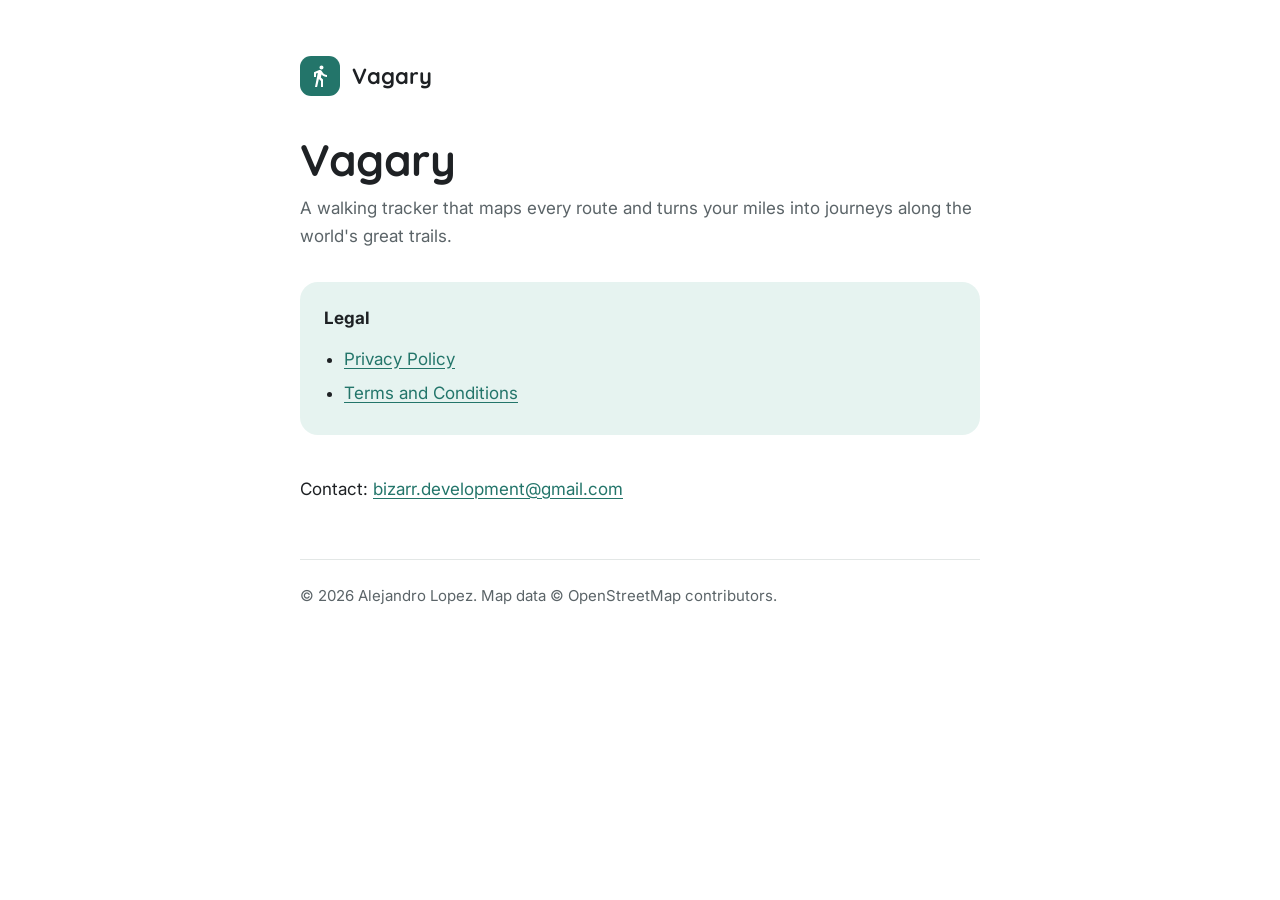
<file: index.html>
<!doctype html>
<html lang="en">
<head>
<meta charset="utf-8">
<meta name="viewport" content="width=device-width, initial-scale=1">
<title>Vagary</title>
<meta name="description" content="Vagary, a walking tracker for Android.">
<link rel="preconnect" href="https://fonts.googleapis.com">
<link rel="preconnect" href="https://fonts.gstatic.com" crossorigin>
<link href="https://fonts.googleapis.com/css2?family=Inter:wght@400;500;600;700&family=Quicksand:wght@600;700&display=swap" rel="stylesheet">
<link rel="stylesheet" href="style.css">
</head>
<body>
<main>
  <a class="brand" href="./" style="color:inherit;text-decoration:none">
    <span class="mark"><svg viewBox="0 0 24 24" aria-hidden="true"><path fill="#fff" d="M13.5 5.5c1.1 0 2-.9 2-2s-.9-2-2-2-2 .9-2 2 .9 2 2 2zM9.8 8.9L7 23h2.1l1.8-8 2.1 2v6h2v-7.5l-2.1-2 .6-3C14.8 12 16.8 13 19 13v-2c-1.9 0-3.5-1-4.3-2.4l-1-1.6c-.4-.6-1-1-1.7-1-.3 0-.5.1-.8.1L6 8.3V13h2V9.6l1.8-.7"/></svg></span>
    Vagary
  </a>

  <h1>Vagary</h1>
  <p class="date">A walking tracker that maps every route and turns your miles into journeys along the world's great trails.</p>
  <div class="summary">
    <p><strong>Legal</strong></p>
    <ul>
      <li><a href="privacy/">Privacy Policy</a></li>
      <li><a href="terms/">Terms and Conditions</a></li>
    </ul>
  </div>
  <p>Contact: <a href="mailto:bizarr.development@gmail.com">bizarr.development@gmail.com</a></p>

  <footer>© 2026 Alejandro Lopez. Map data © OpenStreetMap contributors.</footer>
</main>
</body>
</html>
</file>
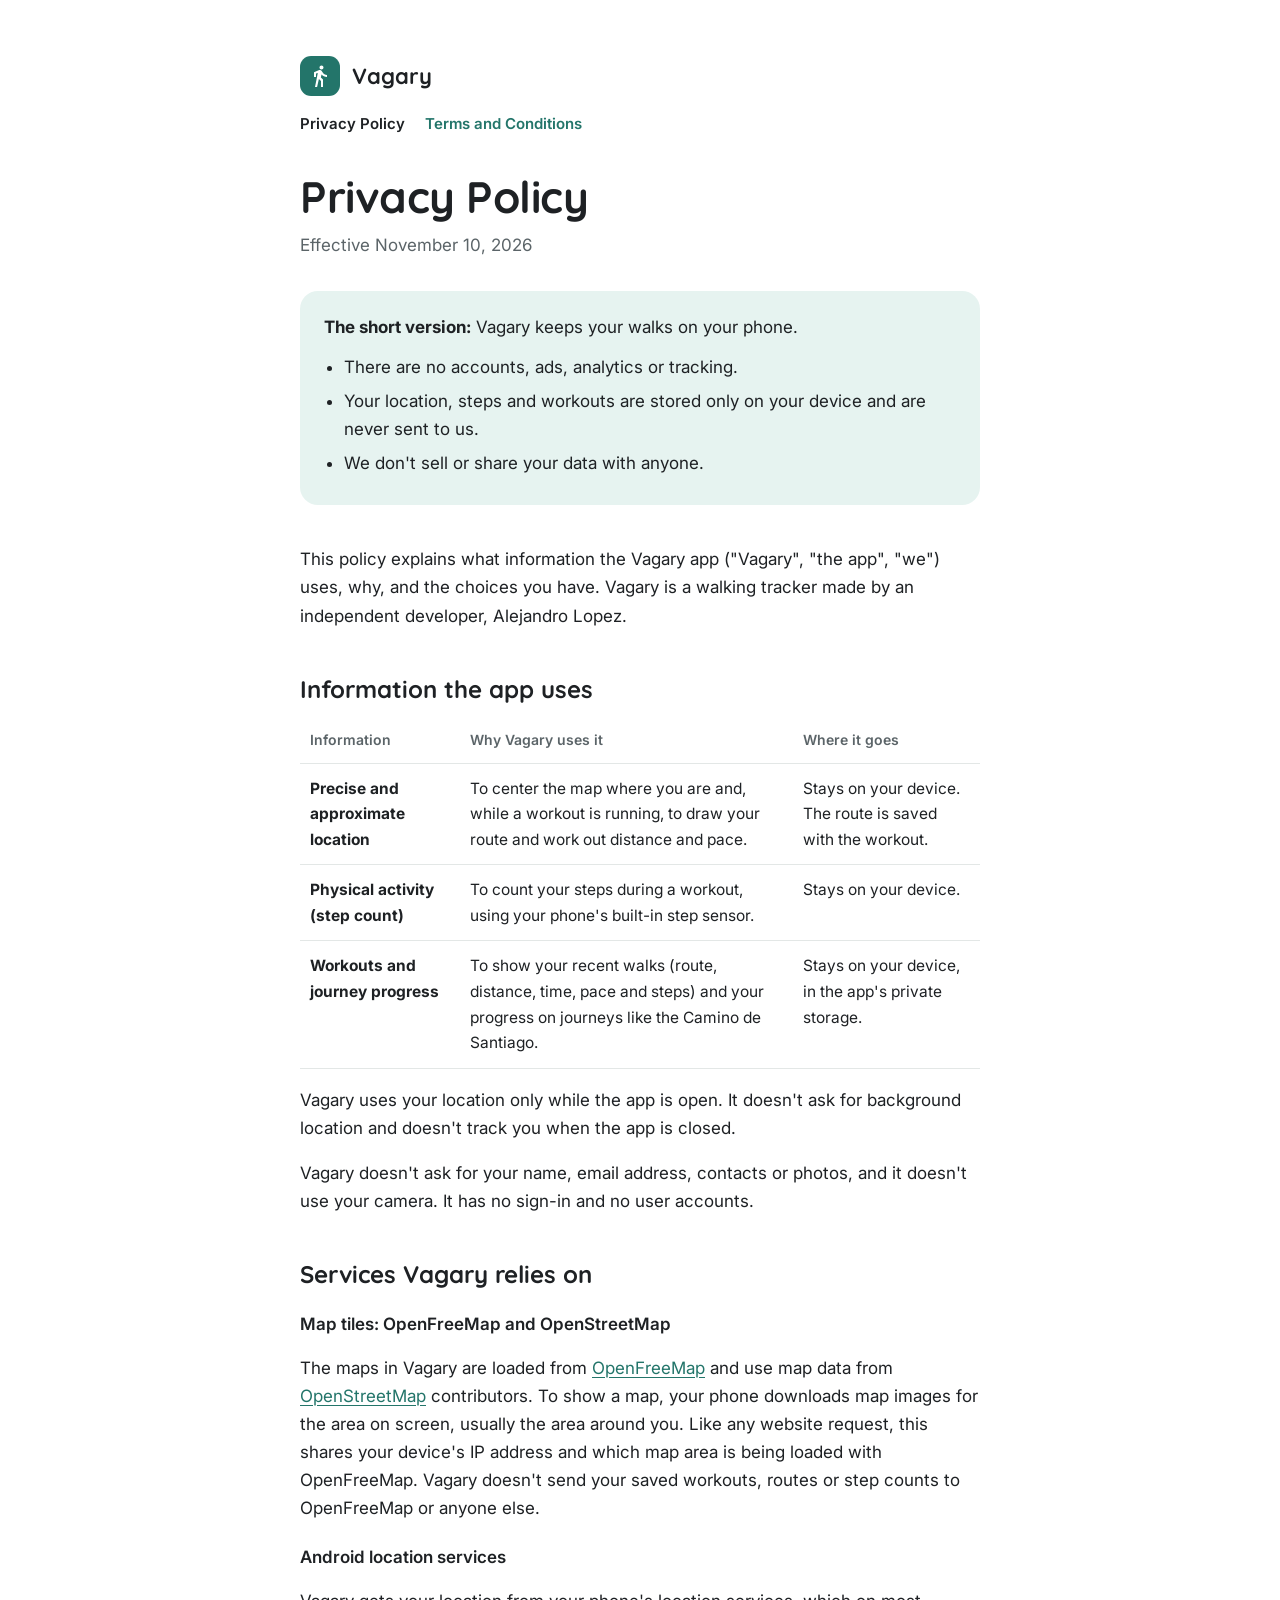
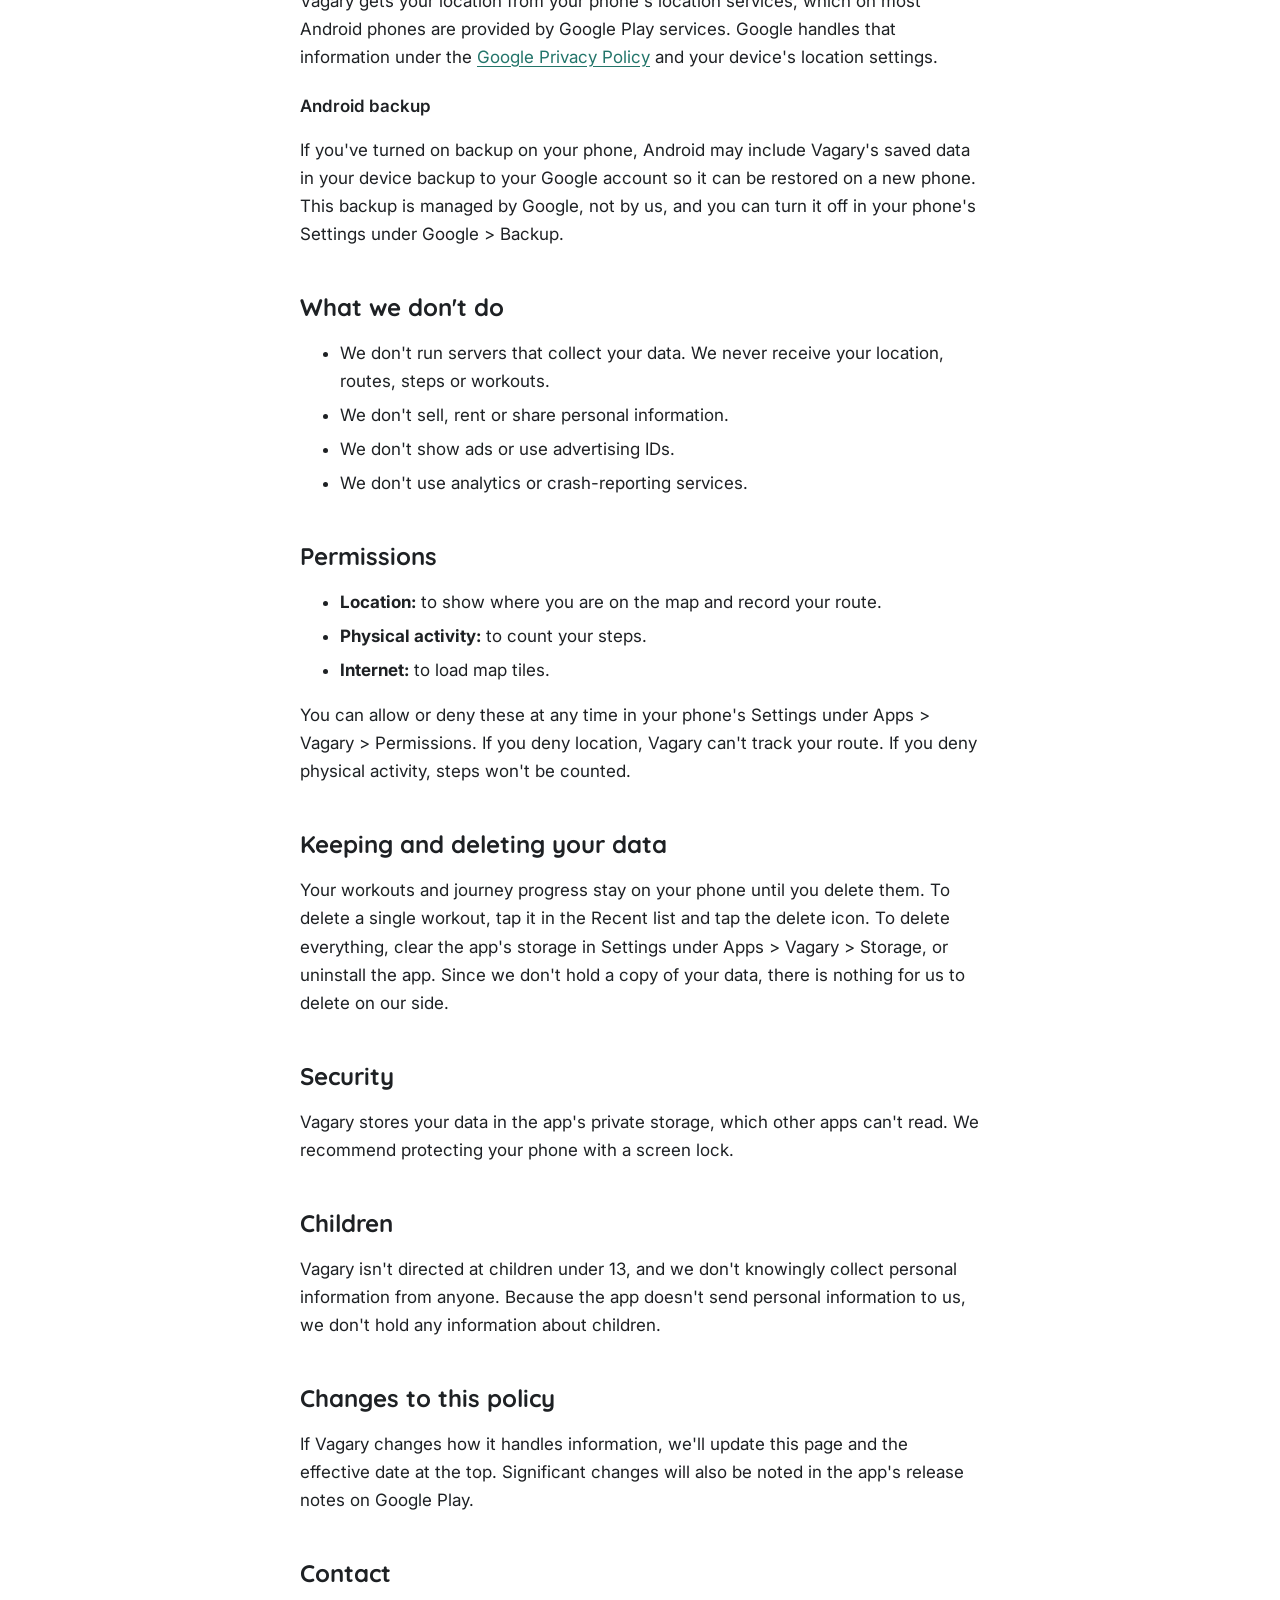
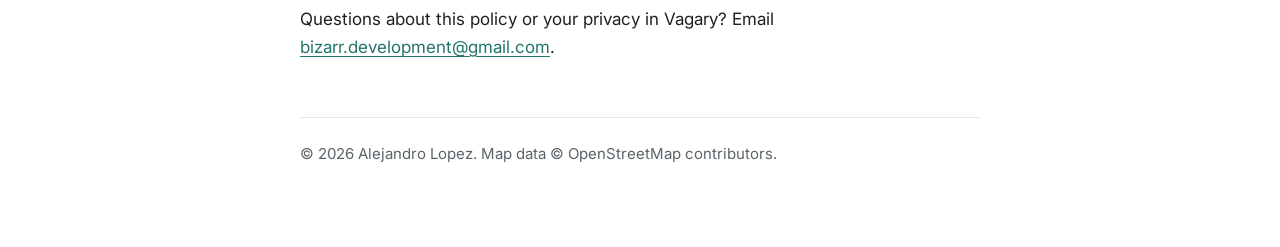
<file: privacy/index.html>
<!doctype html>
<html lang="en">
<head>
<meta charset="utf-8">
<meta name="viewport" content="width=device-width, initial-scale=1">
<title>Vagary Privacy Policy</title>
<meta name="description" content="How the Vagary walking app handles your location, steps and workouts.">
<link rel="preconnect" href="https://fonts.googleapis.com">
<link rel="preconnect" href="https://fonts.gstatic.com" crossorigin>
<link href="https://fonts.googleapis.com/css2?family=Inter:wght@400;500;600;700&family=Quicksand:wght@600;700&display=swap" rel="stylesheet">
<link rel="stylesheet" href="../style.css">
</head>
<body>
<main>
  <a class="brand" href="../" style="color:inherit;text-decoration:none">
    <span class="mark"><svg viewBox="0 0 24 24" aria-hidden="true"><path fill="#fff" d="M13.5 5.5c1.1 0 2-.9 2-2s-.9-2-2-2-2 .9-2 2 .9 2 2 2zM9.8 8.9L7 23h2.1l1.8-8 2.1 2v6h2v-7.5l-2.1-2 .6-3C14.8 12 16.8 13 19 13v-2c-1.9 0-3.5-1-4.3-2.4l-1-1.6c-.4-.6-1-1-1.7-1-.3 0-.5.1-.8.1L6 8.3V13h2V9.6l1.8-.7"/></svg></span>
    Vagary
  </a>

  <nav class="nav"><a href="../privacy/" aria-current="page">Privacy Policy</a><a href="../terms/">Terms and Conditions</a></nav>
  <h1>Privacy Policy</h1>
  <p class="date">Effective November 10, 2026</p>

  <div class="summary">
    <p><strong>The short version:</strong> Vagary keeps your walks on your phone.</p>
    <ul>
      <li>There are no accounts, ads, analytics or tracking.</li>
      <li>Your location, steps and workouts are stored only on your device and are never sent to us.</li>
      <li>We don't sell or share your data with anyone.</li>
    </ul>
  </div>

  <p>This policy explains what information the Vagary app ("Vagary", "the app", "we") uses, why, and the choices you have. Vagary is a walking tracker made by an independent developer, Alejandro Lopez.</p>

  <h2>Information the app uses</h2>
  <table>
    <thead><tr><th>Information</th><th>Why Vagary uses it</th><th>Where it goes</th></tr></thead>
    <tbody>
      <tr>
        <td><strong>Precise and approximate location</strong></td>
        <td>To center the map where you are and, while a workout is running, to draw your route and work out distance and pace.</td>
        <td>Stays on your device. The route is saved with the workout.</td>
      </tr>
      <tr>
        <td><strong>Physical activity (step count)</strong></td>
        <td>To count your steps during a workout, using your phone's built-in step sensor.</td>
        <td>Stays on your device.</td>
      </tr>
      <tr>
        <td><strong>Workouts and journey progress</strong></td>
        <td>To show your recent walks (route, distance, time, pace and steps) and your progress on journeys like the Camino de Santiago.</td>
        <td>Stays on your device, in the app's private storage.</td>
      </tr>
    </tbody>
  </table>
  <p>Vagary uses your location only while the app is open. It doesn't ask for background location and doesn't track you when the app is closed.</p>
  <p>Vagary doesn't ask for your name, email address, contacts or photos, and it doesn't use your camera. It has no sign-in and no user accounts.</p>

  <h2>Services Vagary relies on</h2>
  <h3>Map tiles: OpenFreeMap and OpenStreetMap</h3>
  <p>The maps in Vagary are loaded from <a href="https://openfreemap.org">OpenFreeMap</a> and use map data from <a href="https://www.openstreetmap.org/copyright">OpenStreetMap</a> contributors. To show a map, your phone downloads map images for the area on screen, usually the area around you. Like any website request, this shares your device's IP address and which map area is being loaded with OpenFreeMap. Vagary doesn't send your saved workouts, routes or step counts to OpenFreeMap or anyone else.</p>
  <h3>Android location services</h3>
  <p>Vagary gets your location from your phone's location services, which on most Android phones are provided by Google Play services. Google handles that information under the <a href="https://policies.google.com/privacy">Google Privacy Policy</a> and your device's location settings.</p>
  <h3>Android backup</h3>
  <p>If you've turned on backup on your phone, Android may include Vagary's saved data in your device backup to your Google account so it can be restored on a new phone. This backup is managed by Google, not by us, and you can turn it off in your phone's Settings under Google &gt; Backup.</p>

  <h2>What we don't do</h2>
  <ul>
    <li>We don't run servers that collect your data. We never receive your location, routes, steps or workouts.</li>
    <li>We don't sell, rent or share personal information.</li>
    <li>We don't show ads or use advertising IDs.</li>
    <li>We don't use analytics or crash-reporting services.</li>
  </ul>

  <h2>Permissions</h2>
  <ul>
    <li><strong>Location:</strong> to show where you are on the map and record your route.</li>
    <li><strong>Physical activity:</strong> to count your steps.</li>
    <li><strong>Internet:</strong> to load map tiles.</li>
  </ul>
  <p>You can allow or deny these at any time in your phone's Settings under Apps &gt; Vagary &gt; Permissions. If you deny location, Vagary can't track your route. If you deny physical activity, steps won't be counted.</p>

  <h2>Keeping and deleting your data</h2>
  <p>Your workouts and journey progress stay on your phone until you delete them. To delete a single workout, tap it in the Recent list and tap the delete icon. To delete everything, clear the app's storage in Settings under Apps &gt; Vagary &gt; Storage, or uninstall the app. Since we don't hold a copy of your data, there is nothing for us to delete on our side.</p>

  <h2>Security</h2>
  <p>Vagary stores your data in the app's private storage, which other apps can't read. We recommend protecting your phone with a screen lock.</p>

  <h2>Children</h2>
  <p>Vagary isn't directed at children under 13, and we don't knowingly collect personal information from anyone. Because the app doesn't send personal information to us, we don't hold any information about children.</p>

  <h2>Changes to this policy</h2>
  <p>If Vagary changes how it handles information, we'll update this page and the effective date at the top. Significant changes will also be noted in the app's release notes on Google Play.</p>

  <h2>Contact</h2>
  <p>Questions about this policy or your privacy in Vagary? Email <a href="mailto:bizarr.development@gmail.com">bizarr.development@gmail.com</a>.</p>

  <footer>© 2026 Alejandro Lopez. Map data © OpenStreetMap contributors.</footer>
</main>
</body>
</html>
</file>
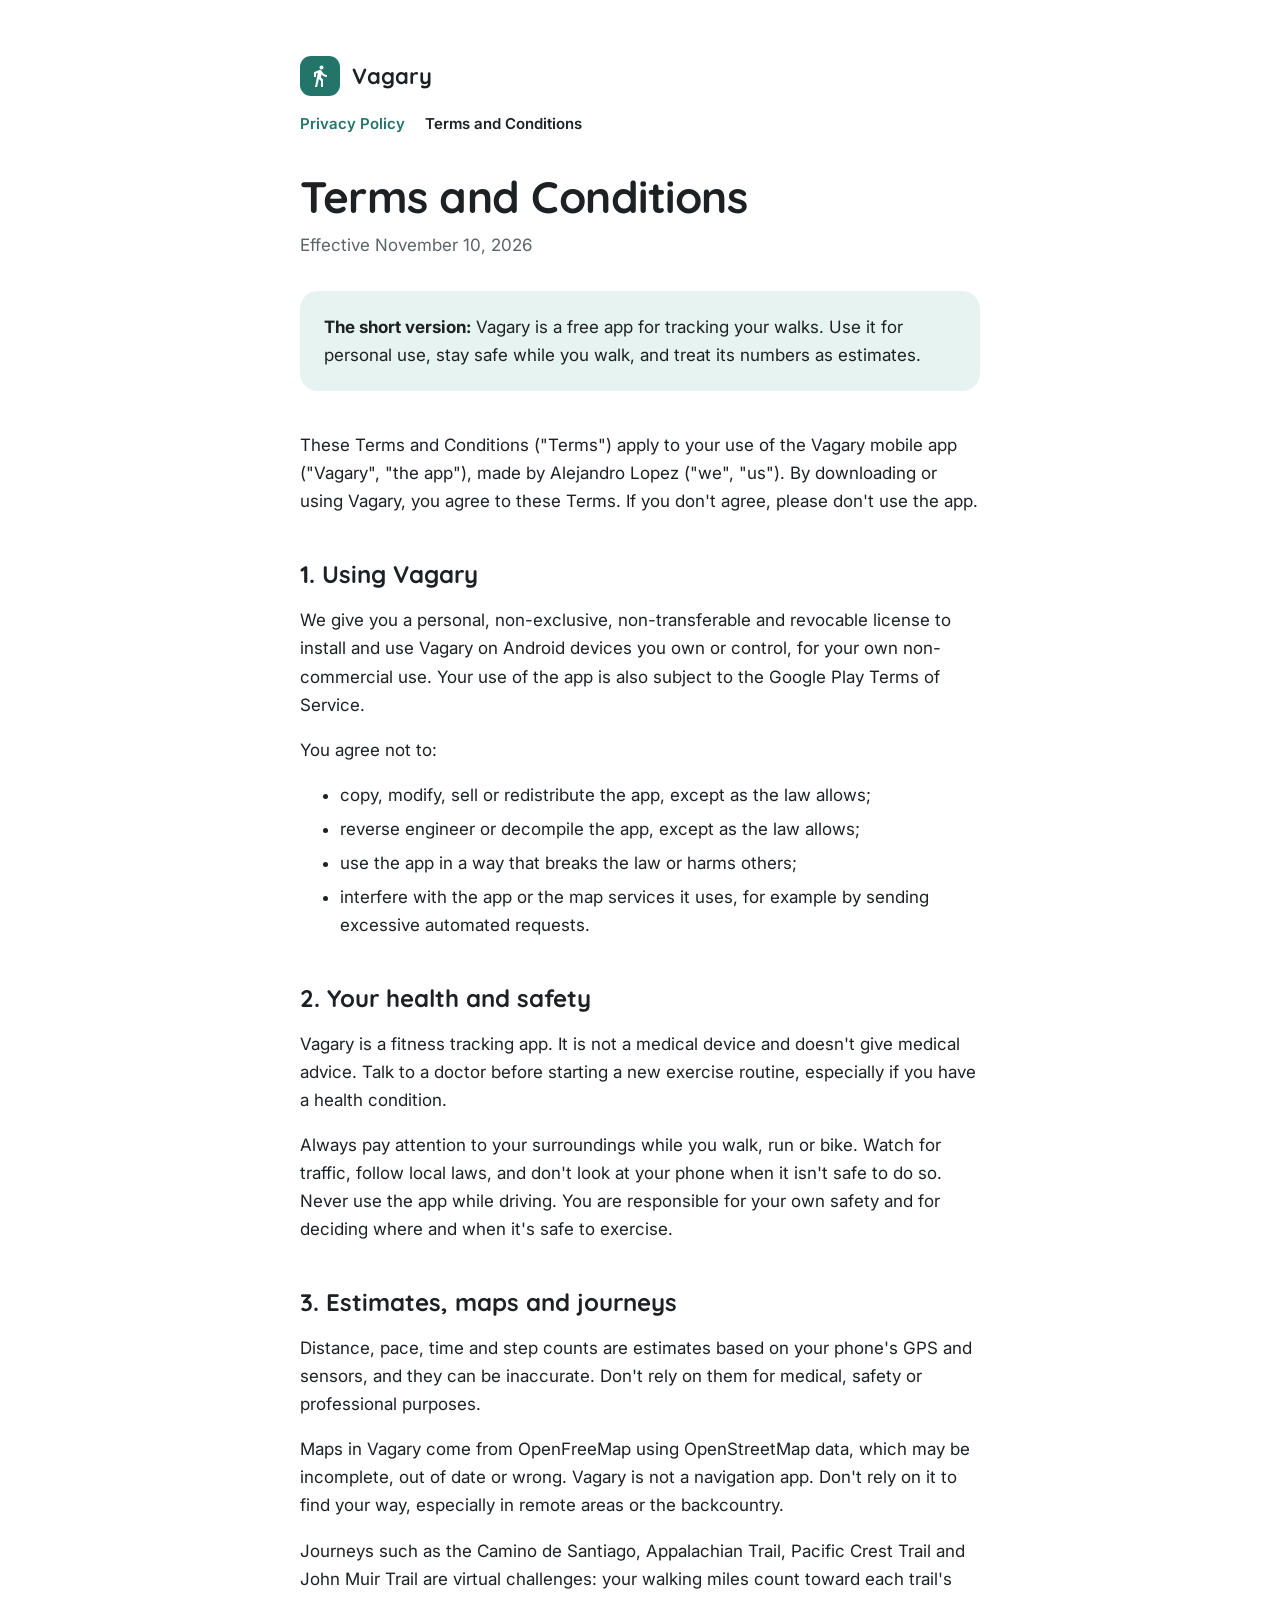
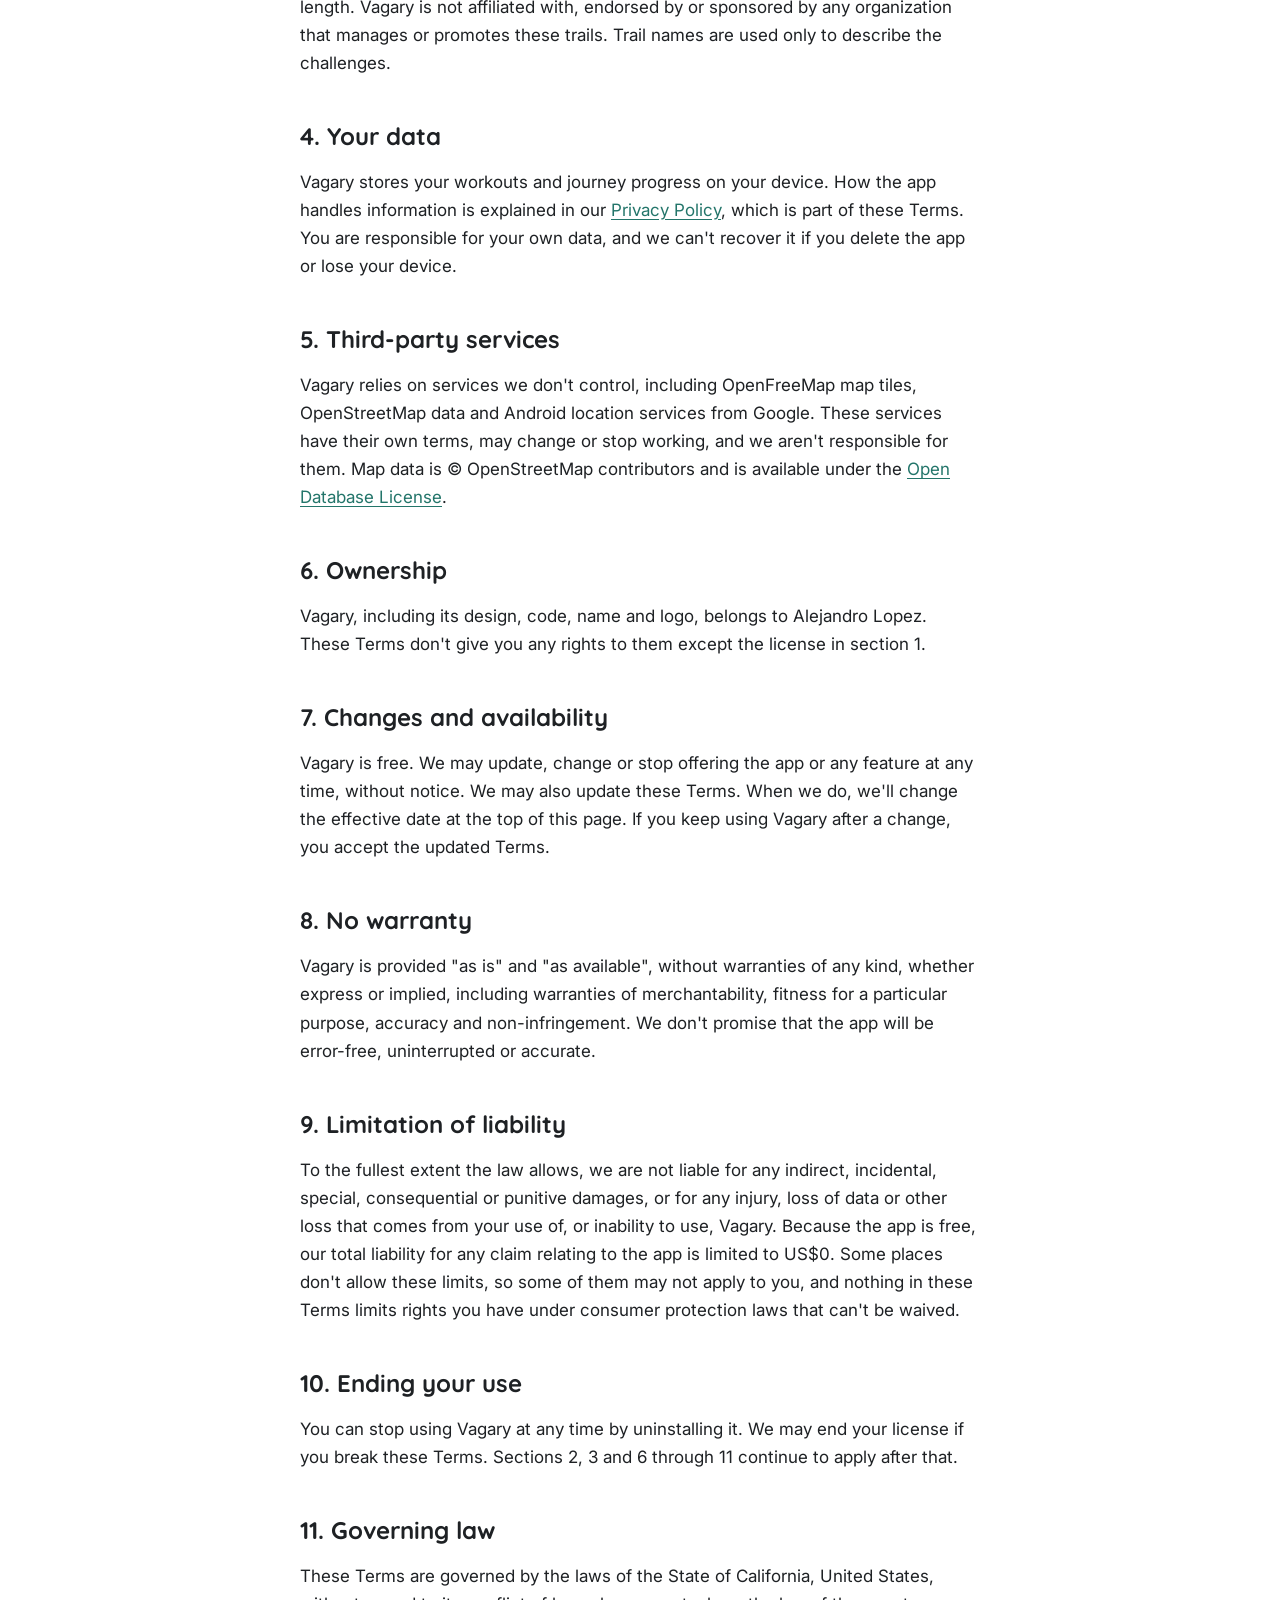
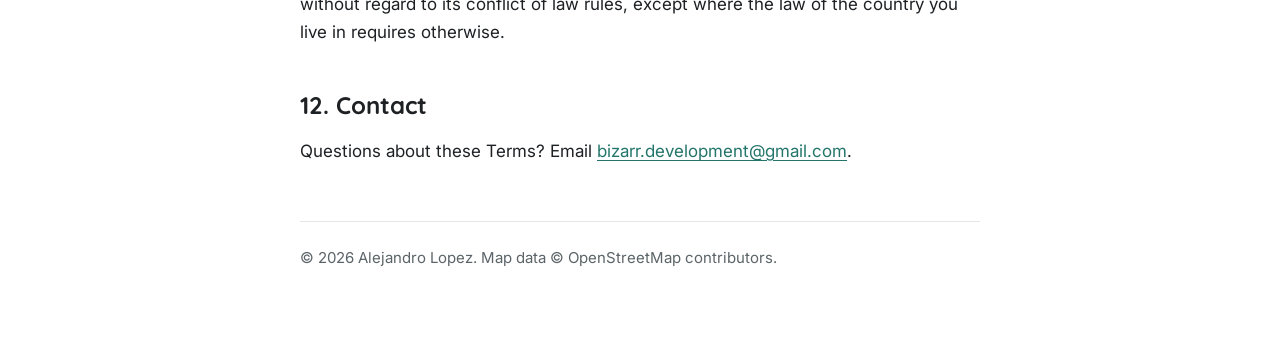
<file: terms/index.html>
<!doctype html>
<html lang="en">
<head>
<meta charset="utf-8">
<meta name="viewport" content="width=device-width, initial-scale=1">
<title>Vagary Terms and Conditions</title>
<meta name="description" content="The terms for using the Vagary walking app.">
<link rel="preconnect" href="https://fonts.googleapis.com">
<link rel="preconnect" href="https://fonts.gstatic.com" crossorigin>
<link href="https://fonts.googleapis.com/css2?family=Inter:wght@400;500;600;700&family=Quicksand:wght@600;700&display=swap" rel="stylesheet">
<link rel="stylesheet" href="../style.css">
</head>
<body>
<main>
  <a class="brand" href="../" style="color:inherit;text-decoration:none">
    <span class="mark"><svg viewBox="0 0 24 24" aria-hidden="true"><path fill="#fff" d="M13.5 5.5c1.1 0 2-.9 2-2s-.9-2-2-2-2 .9-2 2 .9 2 2 2zM9.8 8.9L7 23h2.1l1.8-8 2.1 2v6h2v-7.5l-2.1-2 .6-3C14.8 12 16.8 13 19 13v-2c-1.9 0-3.5-1-4.3-2.4l-1-1.6c-.4-.6-1-1-1.7-1-.3 0-.5.1-.8.1L6 8.3V13h2V9.6l1.8-.7"/></svg></span>
    Vagary
  </a>

  <nav class="nav"><a href="../privacy/">Privacy Policy</a><a href="../terms/" aria-current="page">Terms and Conditions</a></nav>
  <h1>Terms and Conditions</h1>
  <p class="date">Effective November 10, 2026</p>

  <div class="summary">
    <p><strong>The short version:</strong> Vagary is a free app for tracking your walks. Use it for personal use, stay safe while you walk, and treat its numbers as estimates.</p>
  </div>

  <p>These Terms and Conditions ("Terms") apply to your use of the Vagary mobile app ("Vagary", "the app"), made by Alejandro Lopez ("we", "us"). By downloading or using Vagary, you agree to these Terms. If you don't agree, please don't use the app.</p>

  <h2>1. Using Vagary</h2>
  <p>We give you a personal, non-exclusive, non-transferable and revocable license to install and use Vagary on Android devices you own or control, for your own non-commercial use. Your use of the app is also subject to the Google Play Terms of Service.</p>
  <p>You agree not to:</p>
  <ul>
    <li>copy, modify, sell or redistribute the app, except as the law allows;</li>
    <li>reverse engineer or decompile the app, except as the law allows;</li>
    <li>use the app in a way that breaks the law or harms others;</li>
    <li>interfere with the app or the map services it uses, for example by sending excessive automated requests.</li>
  </ul>

  <h2>2. Your health and safety</h2>
  <p>Vagary is a fitness tracking app. It is not a medical device and doesn't give medical advice. Talk to a doctor before starting a new exercise routine, especially if you have a health condition.</p>
  <p>Always pay attention to your surroundings while you walk, run or bike. Watch for traffic, follow local laws, and don't look at your phone when it isn't safe to do so. Never use the app while driving. You are responsible for your own safety and for deciding where and when it's safe to exercise.</p>

  <h2>3. Estimates, maps and journeys</h2>
  <p>Distance, pace, time and step counts are estimates based on your phone's GPS and sensors, and they can be inaccurate. Don't rely on them for medical, safety or professional purposes.</p>
  <p>Maps in Vagary come from OpenFreeMap using OpenStreetMap data, which may be incomplete, out of date or wrong. Vagary is not a navigation app. Don't rely on it to find your way, especially in remote areas or the backcountry.</p>
  <p>Journeys such as the Camino de Santiago, Appalachian Trail, Pacific Crest Trail and John Muir Trail are virtual challenges: your walking miles count toward each trail's length. Vagary is not affiliated with, endorsed by or sponsored by any organization that manages or promotes these trails. Trail names are used only to describe the challenges.</p>

  <h2>4. Your data</h2>
  <p>Vagary stores your workouts and journey progress on your device. How the app handles information is explained in our <a href="../privacy/">Privacy Policy</a>, which is part of these Terms. You are responsible for your own data, and we can't recover it if you delete the app or lose your device.</p>

  <h2>5. Third-party services</h2>
  <p>Vagary relies on services we don't control, including OpenFreeMap map tiles, OpenStreetMap data and Android location services from Google. These services have their own terms, may change or stop working, and we aren't responsible for them. Map data is © OpenStreetMap contributors and is available under the <a href="https://www.openstreetmap.org/copyright">Open Database License</a>.</p>

  <h2>6. Ownership</h2>
  <p>Vagary, including its design, code, name and logo, belongs to Alejandro Lopez. These Terms don't give you any rights to them except the license in section 1.</p>

  <h2>7. Changes and availability</h2>
  <p>Vagary is free. We may update, change or stop offering the app or any feature at any time, without notice. We may also update these Terms. When we do, we'll change the effective date at the top of this page. If you keep using Vagary after a change, you accept the updated Terms.</p>

  <h2>8. No warranty</h2>
  <p>Vagary is provided "as is" and "as available", without warranties of any kind, whether express or implied, including warranties of merchantability, fitness for a particular purpose, accuracy and non-infringement. We don't promise that the app will be error-free, uninterrupted or accurate.</p>

  <h2>9. Limitation of liability</h2>
  <p>To the fullest extent the law allows, we are not liable for any indirect, incidental, special, consequential or punitive damages, or for any injury, loss of data or other loss that comes from your use of, or inability to use, Vagary. Because the app is free, our total liability for any claim relating to the app is limited to US$0. Some places don't allow these limits, so some of them may not apply to you, and nothing in these Terms limits rights you have under consumer protection laws that can't be waived.</p>

  <h2>10. Ending your use</h2>
  <p>You can stop using Vagary at any time by uninstalling it. We may end your license if you break these Terms. Sections 2, 3 and 6 through 11 continue to apply after that.</p>

  <h2>11. Governing law</h2>
  <p>These Terms are governed by the laws of the State of California, United States, without regard to its conflict of law rules, except where the law of the country you live in requires otherwise.</p>

  <h2>12. Contact</h2>
  <p>Questions about these Terms? Email <a href="mailto:bizarr.development@gmail.com">bizarr.development@gmail.com</a>.</p>

  <footer>© 2026 Alejandro Lopez. Map data © OpenStreetMap contributors.</footer>
</main>
</body>
</html>
</file>
<file: style.css>
:root {
    --bg: #FFFFFF; --surface: #F4F6F5; --text: #1E2124; --muted: #5B6468; --line: #E3E7E6;
    --accent: #23756A; --accent-soft: #E6F3F0;
  }
  @media (prefers-color-scheme: dark) {
    :root { --bg: #1E2124; --surface: #24282B; --text: #F2F4F3; --muted: #B3BBBA; --line: #2E3337;
      --accent: #5CC4B0; --accent-soft: #1F4A44; }
  }
  * { box-sizing: border-box; }
  body { margin: 0; background: var(--bg); color: var(--text); font: 17px/1.65 Inter, system-ui, sans-serif; -webkit-font-smoothing: antialiased; }
  main { max-width: 720px; margin: 0 auto; padding: 56px 20px 80px; }
  .brand { display: flex; align-items: center; gap: 12px; font: 700 22px Quicksand, sans-serif; margin-bottom: 40px; }
  .brand span.mark { width: 40px; height: 40px; border-radius: 11px; background: var(--accent); display: grid; place-items: center; }
  .brand svg { width: 24px; height: 24px; }
  h1 { font: 700 44px/1.1 Quicksand, sans-serif; letter-spacing: -.5px; margin: 0 0 10px; }
  .date { color: var(--muted); margin: 0 0 32px; }
  .summary { background: var(--accent-soft); border-radius: 18px; padding: 22px 24px; margin-bottom: 40px; }
  .summary p { margin: 0; }
  .summary ul { margin: 12px 0 0; padding-left: 20px; }
  h2 { font: 700 24px/1.25 Quicksand, sans-serif; margin: 44px 0 12px; }
  h3 { font: 600 17px/1.4 Inter, sans-serif; margin: 24px 0 6px; }
  p, li { color: var(--text); }
  li { margin: 6px 0; }
  a { color: var(--accent); text-underline-offset: 3px; }
  table { width: 100%; border-collapse: collapse; margin: 12px 0; font-size: 15.5px; }
  th, td { text-align: left; vertical-align: top; padding: 12px 10px; border-bottom: 1px solid var(--line); }
  th { color: var(--muted); font-weight: 600; font-size: 14px; }
  .nav { display:flex; gap:20px; margin:-24px 0 36px; font-size:15px; }
  .nav a { text-decoration:none; font-weight:600; }
  .nav a[aria-current] { color:var(--text); }
  footer { margin-top: 56px; padding-top: 24px; border-top: 1px solid var(--line); color: var(--muted); font-size: 15px; }
  @media (max-width: 520px) { h1 { font-size: 34px; } table, thead, tbody, tr, th, td { display: block; } thead { display: none; }
    tr { padding: 10px 0; border-bottom: 1px solid var(--line); } td { border: 0; padding: 4px 0; } }
</file>
